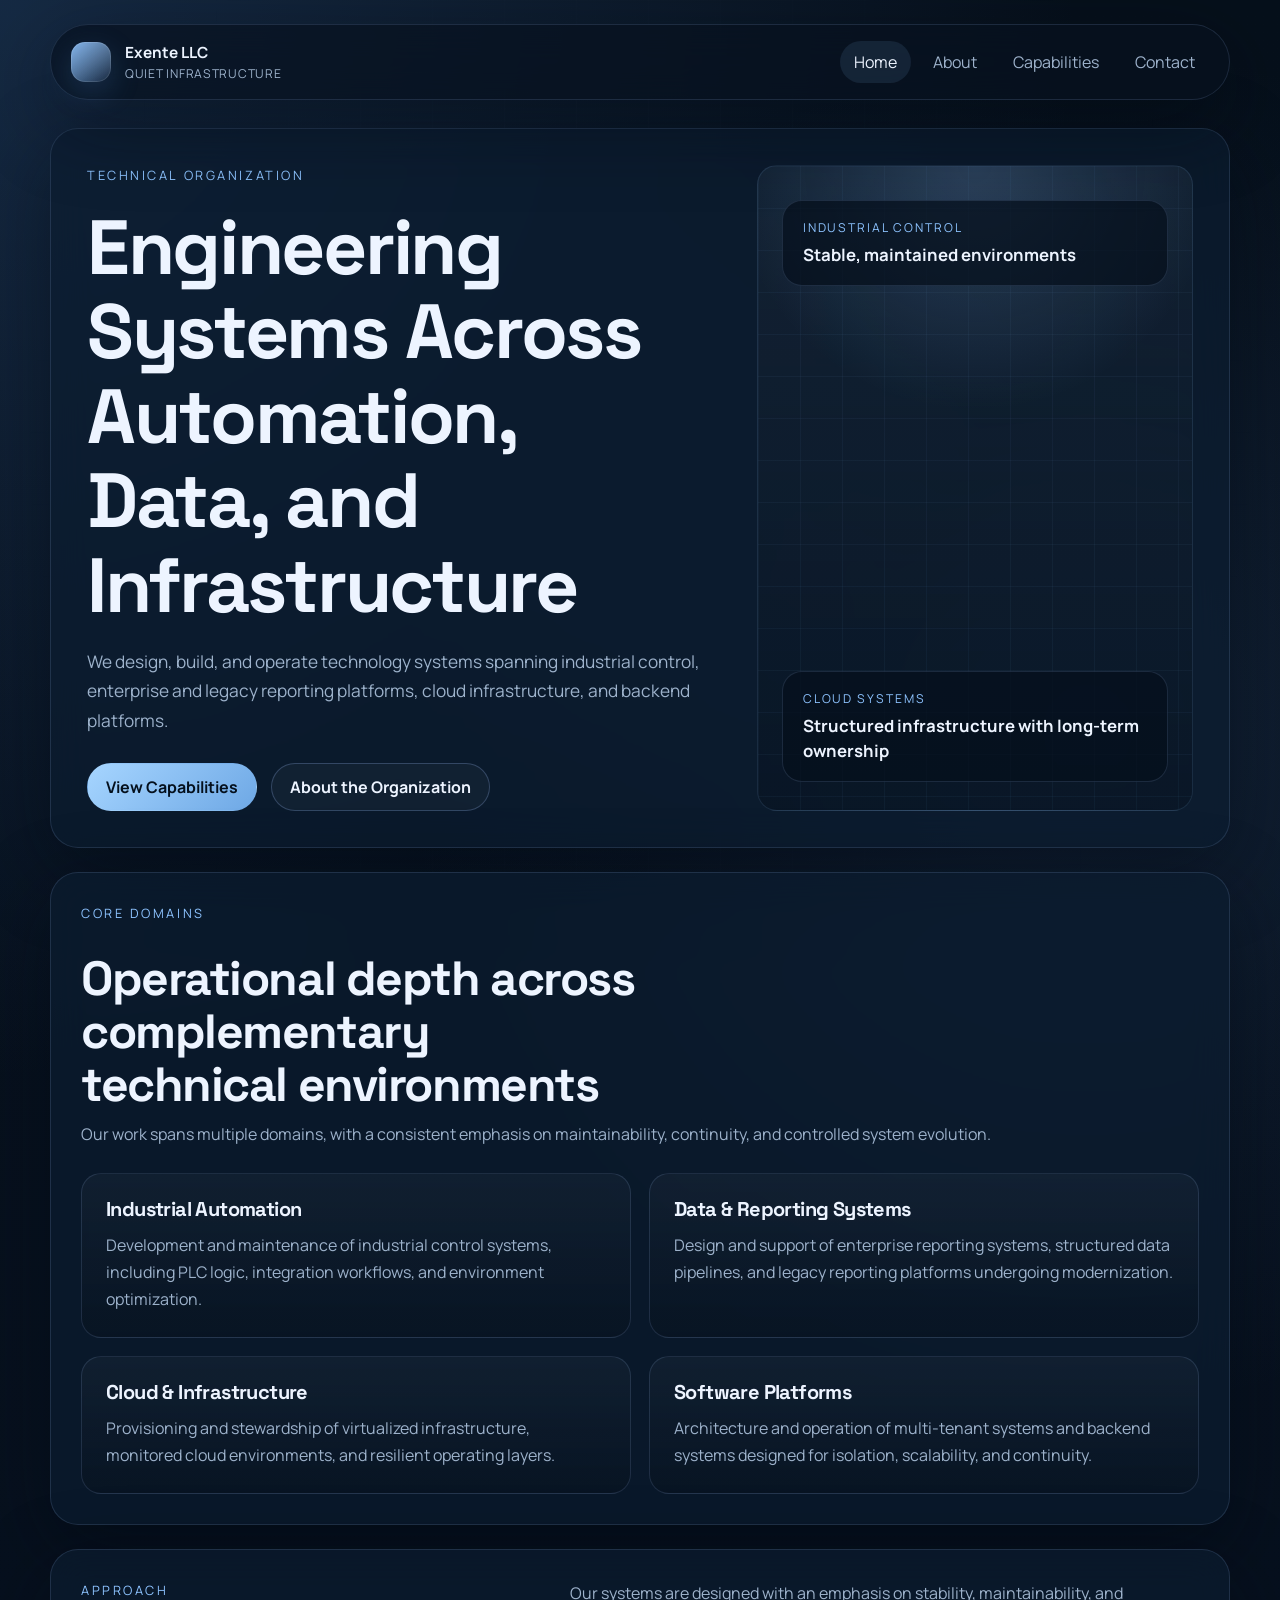
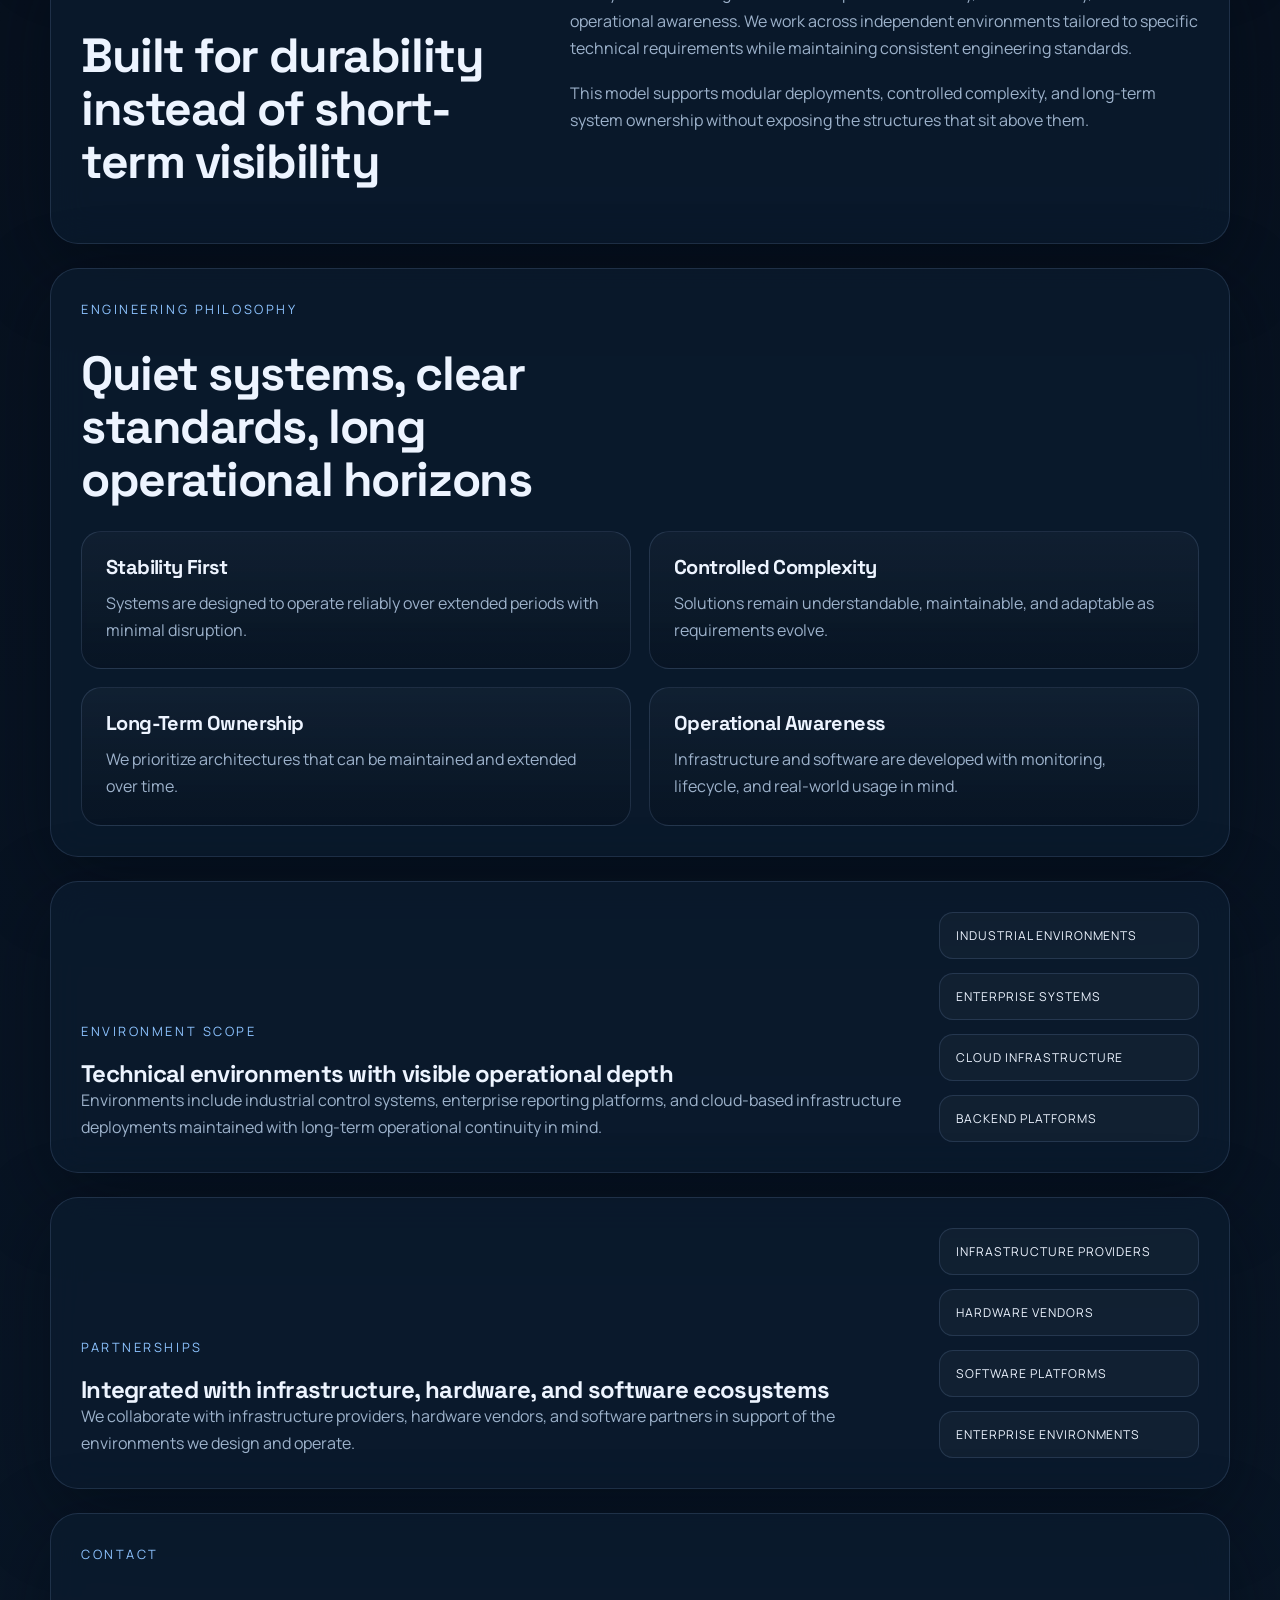
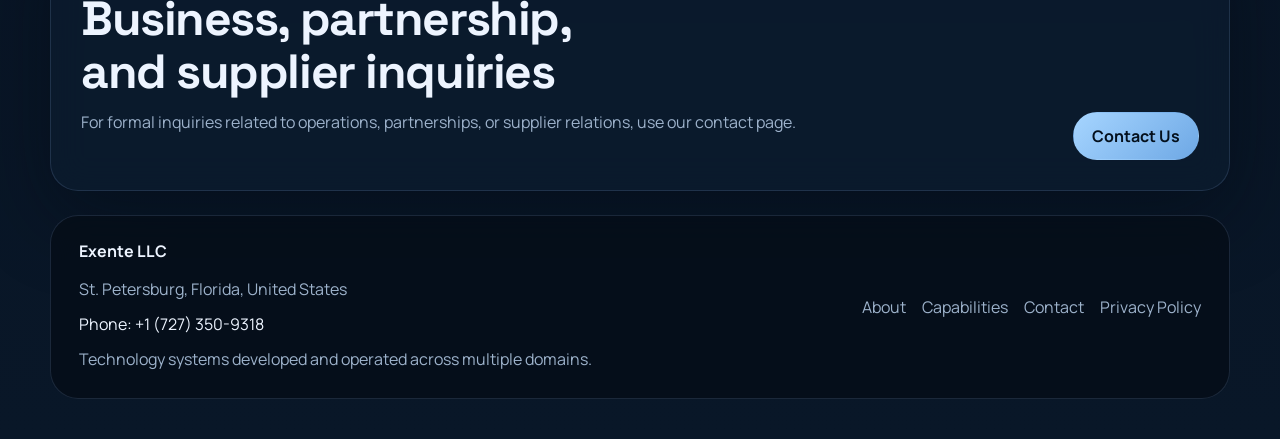
<file: index.html>
<!DOCTYPE html>
<html lang="en">
<head>
  <meta charset="UTF-8">
  <meta name="viewport" content="width=device-width, initial-scale=1.0">
  <title>Exente LLC | Engineering Systems Across Technical Domains</title>
  <meta
    name="description"
    content="A technology-focused organization engineering systems across automation, data, infrastructure, and software platforms."
  >
  <link rel="preconnect" href="https://fonts.googleapis.com">
  <link rel="preconnect" href="https://fonts.gstatic.com" crossorigin>
  <link
    href="https://fonts.googleapis.com/css2?family=Manrope:wght@400;500;600;700;800&family=Space+Grotesk:wght@500;700&display=swap"
    rel="stylesheet"
  >
  <link rel="stylesheet" href="styles.css">
</head>
<body>
  <div class="site-shell">
    <header class="site-header">
      <a class="brand-mark" href="index.html" aria-label="Exente LLC home">
        <span class="brand-mark__glyph"></span>
        <span class="brand-mark__text">
          <strong>Exente LLC</strong>
          <span>Quiet Infrastructure</span>
        </span>
      </a>
      <nav class="site-nav" aria-label="Primary">
        <a class="is-active" href="index.html">Home</a>
        <a href="about.html">About</a>
        <a href="capabilities.html">Capabilities</a>
        <a href="contact.html">Contact</a>
      </nav>
    </header>

    <main>
      <section class="hero">
        <div class="hero__content">
          <p class="eyebrow">Technical organization</p>
          <h1>Engineering Systems Across Automation, Data, and Infrastructure</h1>
          <p class="hero__lede">
            We design, build, and operate technology systems spanning industrial control,
            enterprise and legacy reporting platforms, cloud infrastructure, and backend platforms.
          </p>
          <div class="hero__actions">
            <a class="button button--primary" href="capabilities.html">View Capabilities</a>
            <a class="button button--ghost" href="about.html">About the Organization</a>
          </div>
        </div>
        <div class="hero__panel" aria-hidden="true">
          <div class="signal-grid"></div>
          <div class="hero-card hero-card--primary">
            <span>Industrial control</span>
            <strong>Stable, maintained environments</strong>
          </div>
          <div class="hero-card hero-card--secondary">
            <span>Cloud systems</span>
            <strong>Structured infrastructure with long-term ownership</strong>
          </div>
        </div>
      </section>

      <section class="section">
        <div class="section-heading">
          <p class="eyebrow">Core domains</p>
          <h2>Operational depth across complementary technical environments</h2>
          <p>
            Our work spans multiple domains, with a consistent emphasis on maintainability,
            continuity, and controlled system evolution.
          </p>
        </div>
        <div class="domain-grid">
          <article class="domain-card">
            <h3>Industrial Automation</h3>
            <p>
              Development and maintenance of industrial control systems, including PLC logic,
              integration workflows, and environment optimization.
            </p>
          </article>
          <article class="domain-card">
            <h3>Data &amp; Reporting Systems</h3>
            <p>
              Design and support of enterprise reporting systems, structured data pipelines, and
              legacy reporting platforms undergoing modernization.
            </p>
          </article>
          <article class="domain-card">
            <h3>Cloud &amp; Infrastructure</h3>
            <p>
              Provisioning and stewardship of virtualized infrastructure, monitored cloud
              environments, and resilient operating layers.
            </p>
          </article>
          <article class="domain-card">
            <h3>Software Platforms</h3>
            <p>
              Architecture and operation of multi-tenant systems and backend systems designed
              for isolation, scalability, and continuity.
            </p>
          </article>
        </div>
      </section>

      <section class="section section--split">
        <div class="section-heading">
          <p class="eyebrow">Approach</p>
          <h2>Built for durability instead of short-term visibility</h2>
        </div>
        <div class="prose-block">
          <p>
            Our systems are designed with an emphasis on stability, maintainability, and
            operational awareness. We work across independent environments tailored to specific
            technical requirements while maintaining consistent engineering standards.
          </p>
          <p>
            This model supports modular deployments, controlled complexity, and long-term system
            ownership without exposing the structures that sit above them.
          </p>
        </div>
      </section>

      <section class="section">
        <div class="section-heading">
          <p class="eyebrow">Engineering philosophy</p>
          <h2>Quiet systems, clear standards, long operational horizons</h2>
        </div>
        <div class="principles-grid">
          <article class="principle-card">
            <h3>Stability First</h3>
            <p>Systems are designed to operate reliably over extended periods with minimal disruption.</p>
          </article>
          <article class="principle-card">
            <h3>Controlled Complexity</h3>
            <p>Solutions remain understandable, maintainable, and adaptable as requirements evolve.</p>
          </article>
          <article class="principle-card">
            <h3>Long-Term Ownership</h3>
            <p>We prioritize architectures that can be maintained and extended over time.</p>
          </article>
          <article class="principle-card">
            <h3>Operational Awareness</h3>
            <p>Infrastructure and software are developed with monitoring, lifecycle, and real-world usage in mind.</p>
          </article>
        </div>
      </section>

      <section class="section section--band">
        <div class="band-copy">
          <p class="eyebrow">Environment scope</p>
          <h2>Technical environments with visible operational depth</h2>
          <p>
            Environments include industrial control systems, enterprise reporting platforms, and
            cloud-based infrastructure deployments maintained with long-term operational continuity in mind.
          </p>
        </div>
        <div class="partner-list" aria-label="Environment scope">
          <span>Industrial environments</span>
          <span>Enterprise systems</span>
          <span>Cloud infrastructure</span>
          <span>Backend platforms</span>
        </div>
      </section>

      <section class="section section--band">
        <div class="band-copy">
          <p class="eyebrow">Partnerships</p>
          <h2>Integrated with infrastructure, hardware, and software ecosystems</h2>
          <p>
            We collaborate with infrastructure providers, hardware vendors, and software partners
            in support of the environments we design and operate.
          </p>
        </div>
        <div class="partner-list" aria-label="Partnership areas">
          <span>Infrastructure providers</span>
          <span>Hardware vendors</span>
          <span>Software platforms</span>
          <span>Enterprise environments</span>
        </div>
      </section>

      <section class="section section--contact">
        <div class="section-heading">
          <p class="eyebrow">Contact</p>
          <h2>Business, partnership, and supplier inquiries</h2>
          <p>
            For formal inquiries related to operations, partnerships, or supplier relations, use
            our contact page.
          </p>
        </div>
        <a class="button button--primary" href="contact.html">Contact Us</a>
      </section>
    </main>

    <footer class="site-footer">
      <div class="footer-meta">
        <strong>Exente LLC</strong>
        <p>St. Petersburg, Florida, United States</p>
        <p><a href="tel:+17273509318">Phone: +1 (727) 350-9318</a></p>
        <p>Technology systems developed and operated across multiple domains.</p>
      </div>
      <div class="footer-links">
        <a href="about.html">About</a>
        <a href="capabilities.html">Capabilities</a>
        <a href="contact.html">Contact</a>
        <a href="privacy.html">Privacy Policy</a>
      </div>
    </footer>
  </div>
</body>
</html>
</file>
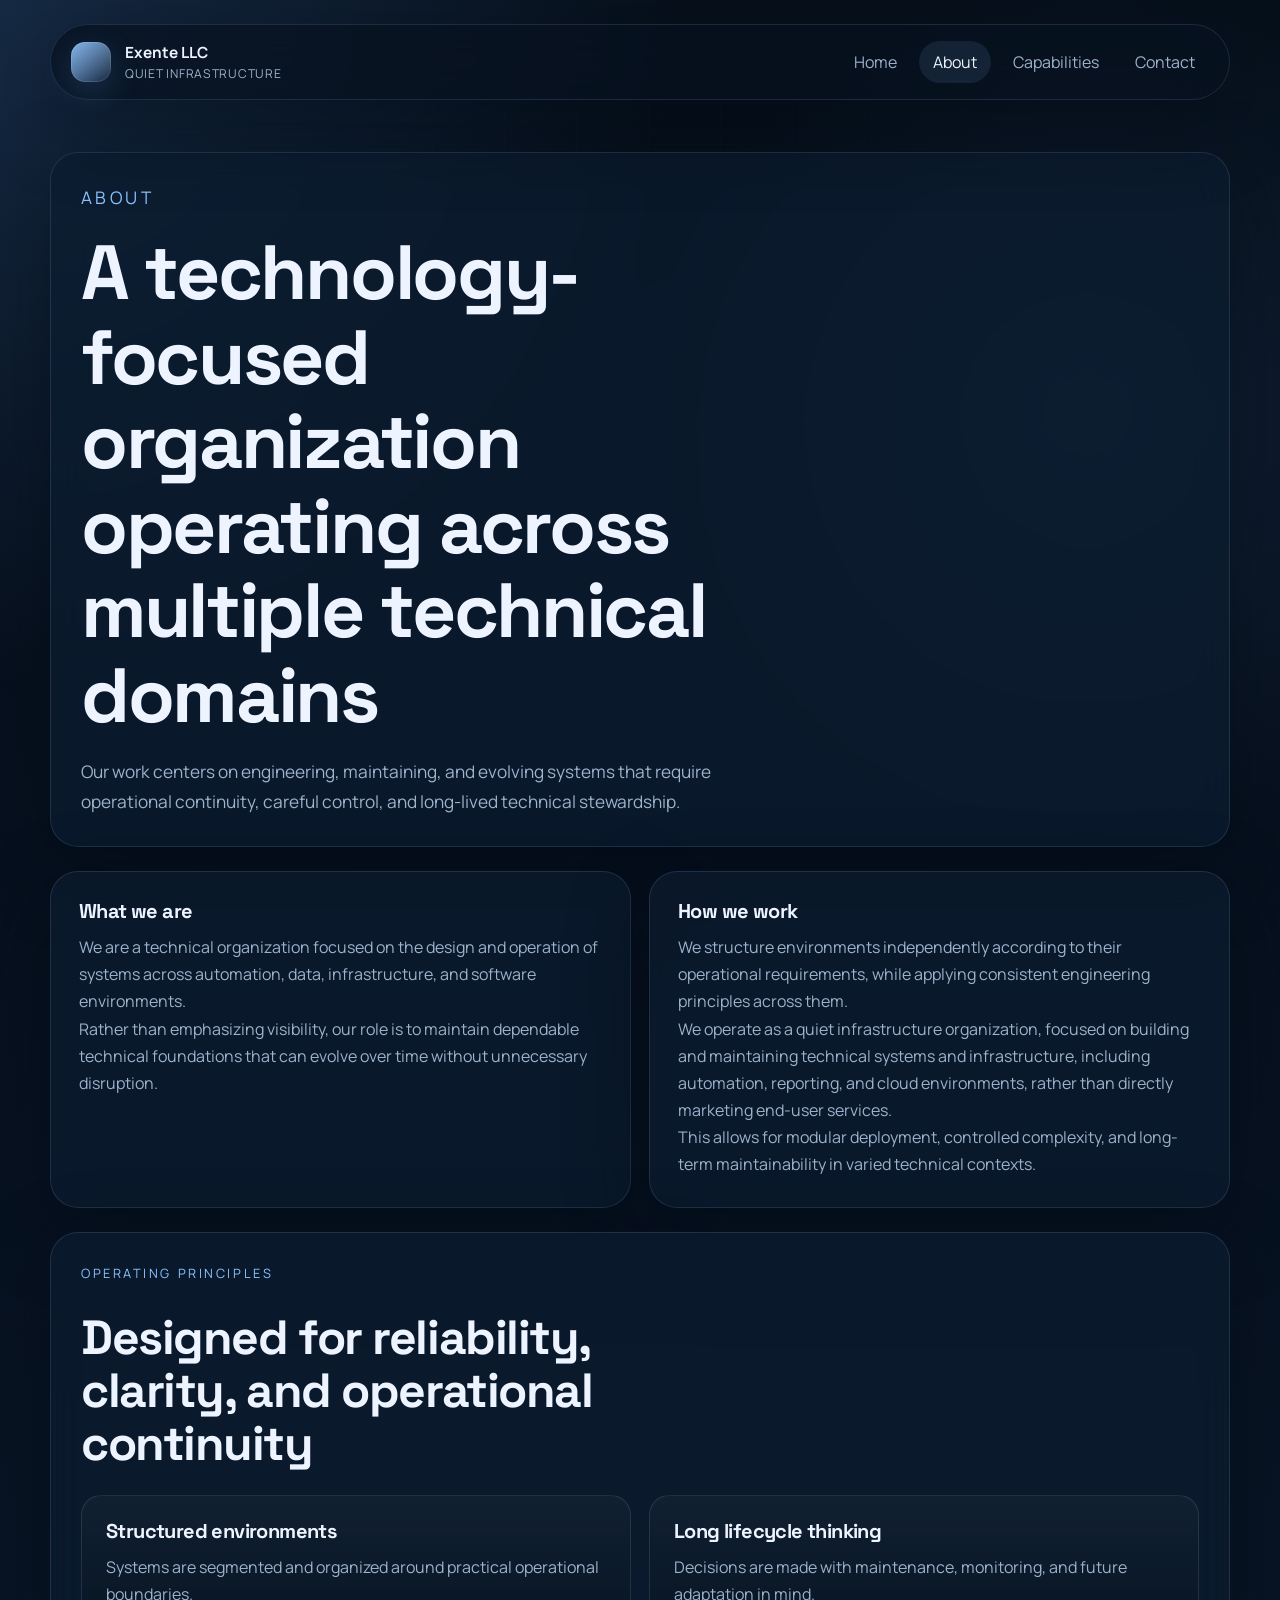
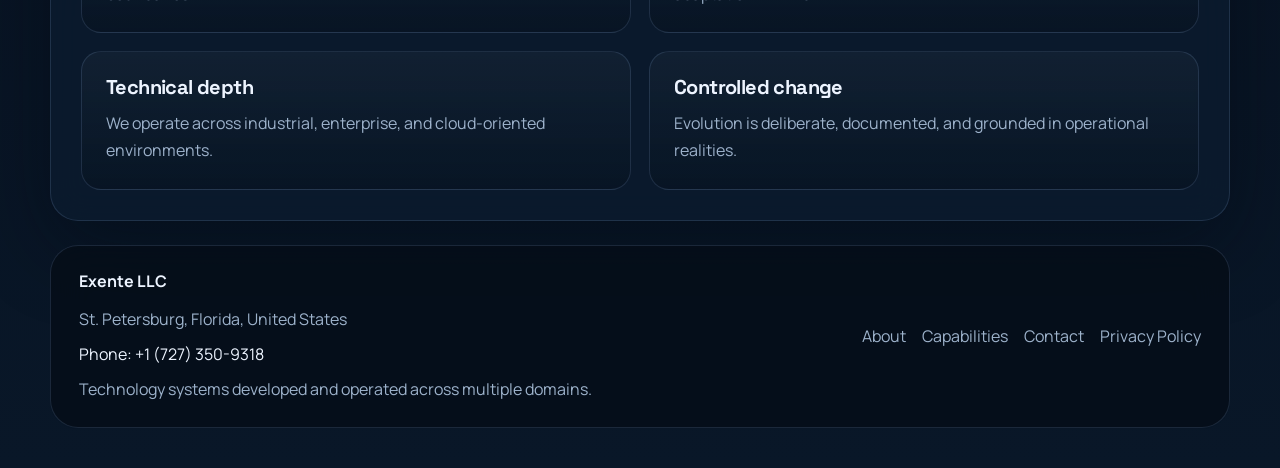
<file: about.html>
<!DOCTYPE html>
<html lang="en">
<head>
  <meta charset="UTF-8">
  <meta name="viewport" content="width=device-width, initial-scale=1.0">
  <title>About | Exente LLC</title>
  <meta
    name="description"
    content="Learn about the organization behind long-term technical systems across automation, data, cloud, and software."
  >
  <link rel="preconnect" href="https://fonts.googleapis.com">
  <link rel="preconnect" href="https://fonts.gstatic.com" crossorigin>
  <link
    href="https://fonts.googleapis.com/css2?family=Manrope:wght@400;500;600;700;800&family=Space+Grotesk:wght@500;700&display=swap"
    rel="stylesheet"
  >
  <link rel="stylesheet" href="styles.css">
</head>
<body>
  <div class="site-shell">
    <header class="site-header">
      <a class="brand-mark" href="index.html" aria-label="Exente LLC home">
        <span class="brand-mark__glyph"></span>
        <span class="brand-mark__text">
          <strong>Exente LLC</strong>
          <span>Quiet Infrastructure</span>
        </span>
      </a>
      <nav class="site-nav" aria-label="Primary">
        <a href="index.html">Home</a>
        <a class="is-active" href="about.html">About</a>
        <a href="capabilities.html">Capabilities</a>
        <a href="contact.html">Contact</a>
      </nav>
    </header>

    <main class="page-main">
      <section class="page-hero">
        <p class="eyebrow">About</p>
        <h1>A technology-focused organization operating across multiple technical domains</h1>
        <p>
          Our work centers on engineering, maintaining, and evolving systems that require
          operational continuity, careful control, and long-lived technical stewardship.
        </p>
      </section>

      <section class="content-grid">
        <article class="content-card">
          <h2>What we are</h2>
          <p>
            We are a technical organization focused on the design and operation of systems across
            automation, data, infrastructure, and software environments.
          </p>
          <p>
            Rather than emphasizing visibility, our role is to maintain dependable technical
            foundations that can evolve over time without unnecessary disruption.
          </p>
        </article>
        <article class="content-card">
          <h2>How we work</h2>
          <p>
            We structure environments independently according to their operational requirements,
            while applying consistent engineering principles across them.
          </p>
          <p>
            We operate as a quiet infrastructure organization, focused on building and maintaining
            technical systems and infrastructure, including automation, reporting, and cloud
            environments, rather than directly marketing end-user services.
          </p>
          <p>
            This allows for modular deployment, controlled complexity, and long-term maintainability
            in varied technical contexts.
          </p>
        </article>
      </section>

      <section class="section">
        <div class="section-heading">
          <p class="eyebrow">Operating principles</p>
          <h2>Designed for reliability, clarity, and operational continuity</h2>
        </div>
        <div class="principles-grid">
          <article class="principle-card">
            <h3>Structured environments</h3>
            <p>Systems are segmented and organized around practical operational boundaries.</p>
          </article>
          <article class="principle-card">
            <h3>Long lifecycle thinking</h3>
            <p>Decisions are made with maintenance, monitoring, and future adaptation in mind.</p>
          </article>
          <article class="principle-card">
            <h3>Technical depth</h3>
            <p>We operate across industrial, enterprise, and cloud-oriented environments.</p>
          </article>
          <article class="principle-card">
            <h3>Controlled change</h3>
            <p>Evolution is deliberate, documented, and grounded in operational realities.</p>
          </article>
        </div>
      </section>
    </main>

    <footer class="site-footer">
      <div class="footer-meta">
        <strong>Exente LLC</strong>
        <p>St. Petersburg, Florida, United States</p>
        <p><a href="tel:+17273509318">Phone: +1 (727) 350-9318</a></p>
        <p>Technology systems developed and operated across multiple domains.</p>
      </div>
      <div class="footer-links">
        <a href="about.html">About</a>
        <a href="capabilities.html">Capabilities</a>
        <a href="contact.html">Contact</a>
        <a href="privacy.html">Privacy Policy</a>
      </div>
    </footer>
  </div>
</body>
</html>
</file>
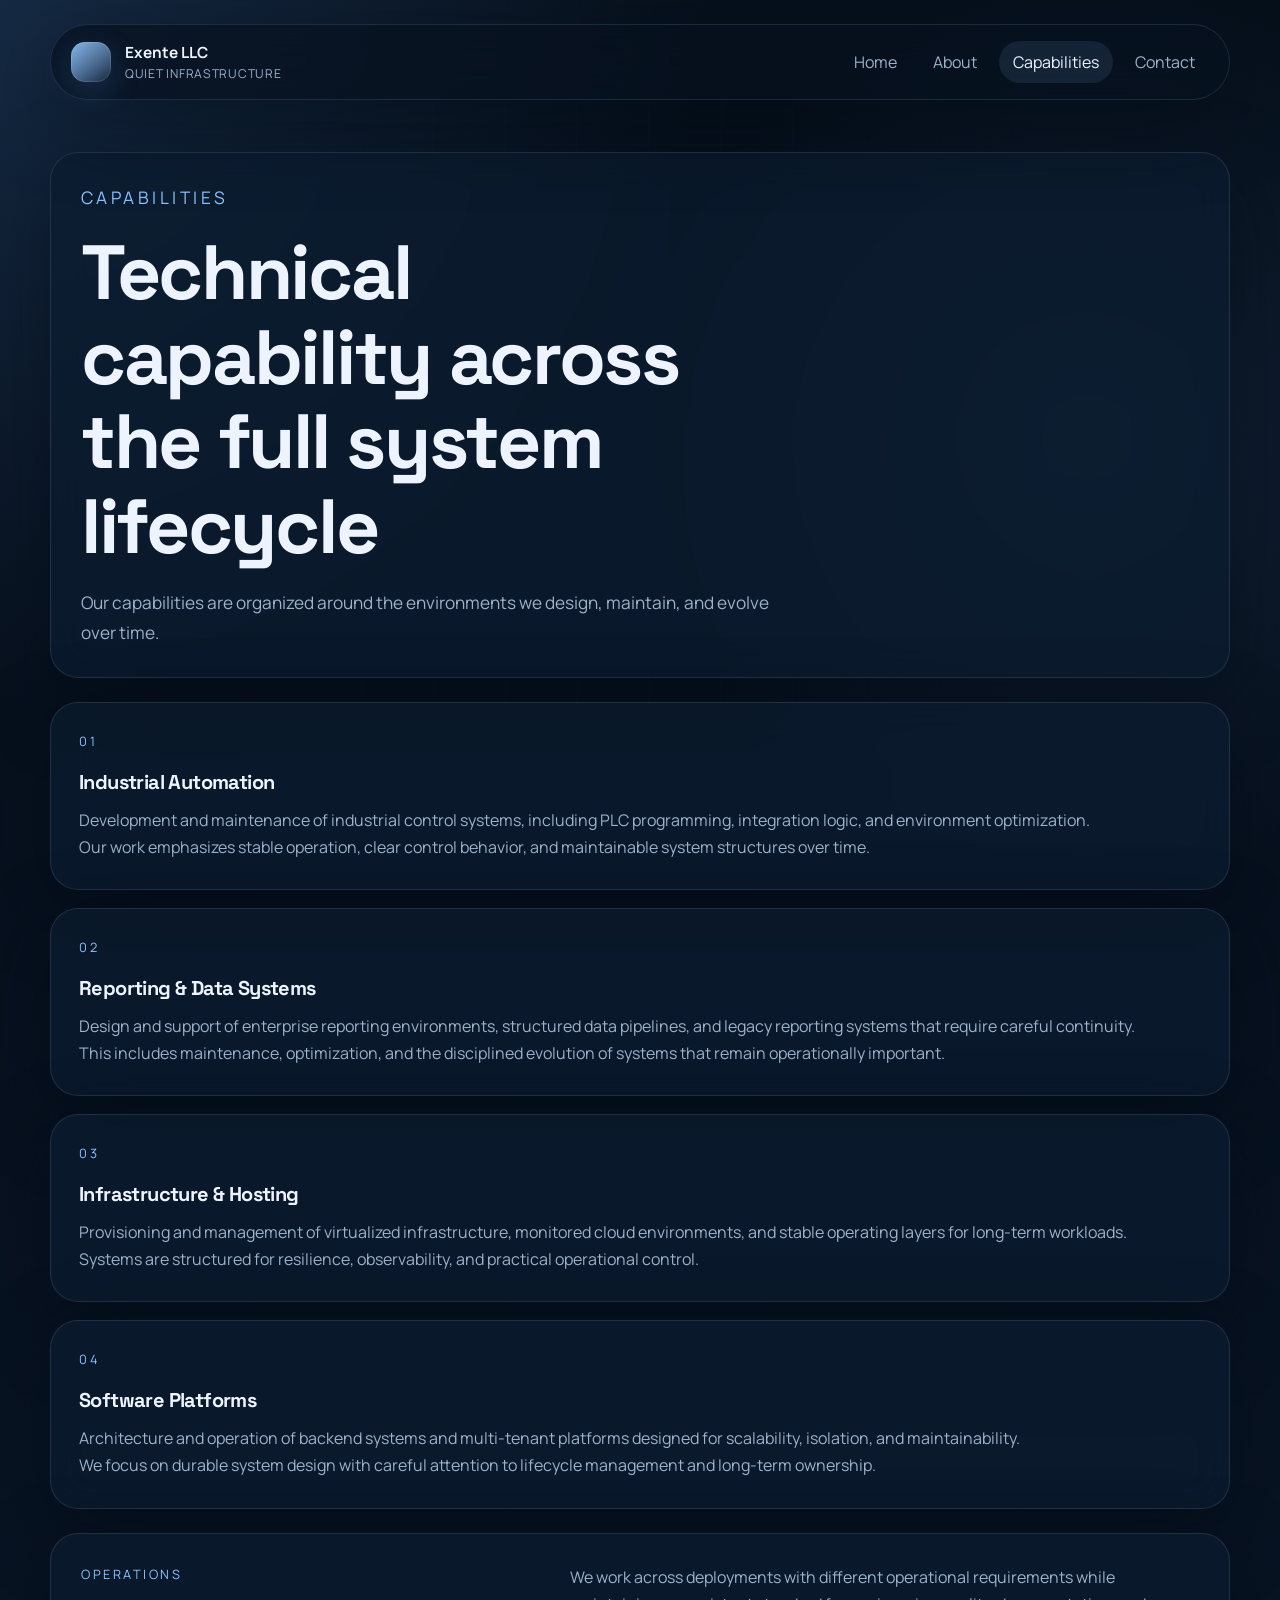
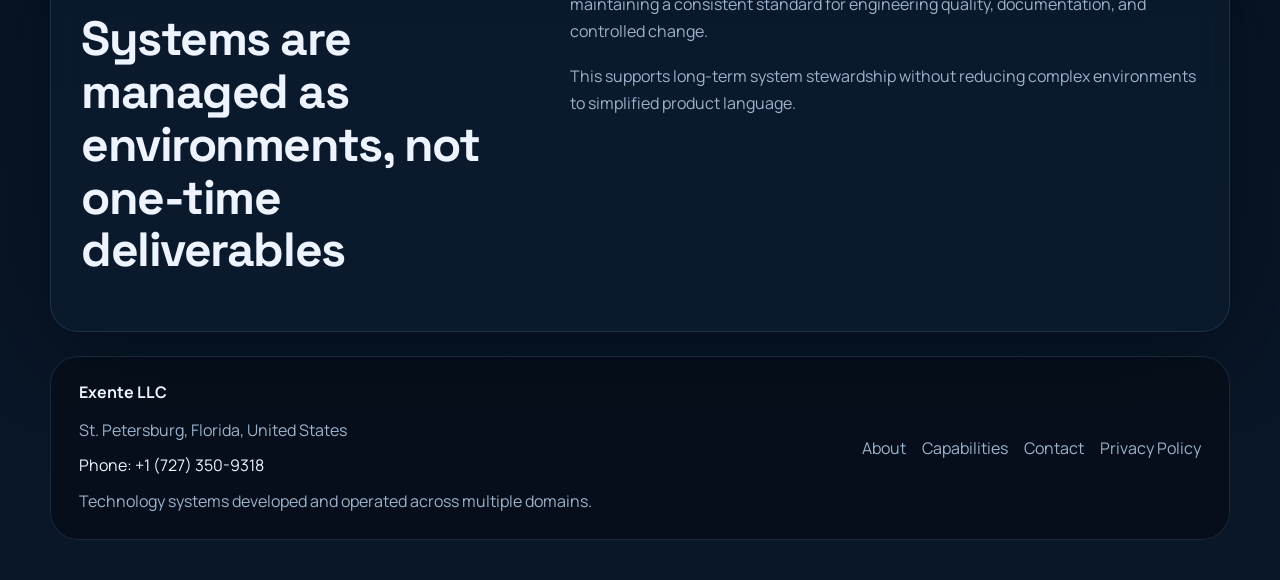
<file: capabilities.html>
<!DOCTYPE html>
<html lang="en">
<head>
  <meta charset="UTF-8">
  <meta name="viewport" content="width=device-width, initial-scale=1.0">
  <title>Capabilities | Exente LLC</title>
  <meta
    name="description"
    content="Capabilities across industrial automation, reporting systems, cloud infrastructure, and software platforms."
  >
  <link rel="preconnect" href="https://fonts.googleapis.com">
  <link rel="preconnect" href="https://fonts.gstatic.com" crossorigin>
  <link
    href="https://fonts.googleapis.com/css2?family=Manrope:wght@400;500;600;700;800&family=Space+Grotesk:wght@500;700&display=swap"
    rel="stylesheet"
  >
  <link rel="stylesheet" href="styles.css">
</head>
<body>
  <div class="site-shell">
    <header class="site-header">
      <a class="brand-mark" href="index.html" aria-label="Exente LLC home">
        <span class="brand-mark__glyph"></span>
        <span class="brand-mark__text">
          <strong>Exente LLC</strong>
          <span>Quiet Infrastructure</span>
        </span>
      </a>
      <nav class="site-nav" aria-label="Primary">
        <a href="index.html">Home</a>
        <a href="about.html">About</a>
        <a class="is-active" href="capabilities.html">Capabilities</a>
        <a href="contact.html">Contact</a>
      </nav>
    </header>

    <main class="page-main">
      <section class="page-hero">
        <p class="eyebrow">Capabilities</p>
        <h1>Technical capability across the full system lifecycle</h1>
        <p>
          Our capabilities are organized around the environments we design, maintain, and evolve
          over time.
        </p>
      </section>

      <section class="stack-list">
        <article class="stack-card">
          <div class="stack-card__header">
            <p class="eyebrow">01</p>
            <h2>Industrial Automation</h2>
          </div>
          <p>
            Development and maintenance of industrial control systems, including PLC programming,
            integration logic, and environment optimization.
          </p>
          <p>
            Our work emphasizes stable operation, clear control behavior, and maintainable system
            structures over time.
          </p>
        </article>

        <article class="stack-card">
          <div class="stack-card__header">
            <p class="eyebrow">02</p>
            <h2>Reporting &amp; Data Systems</h2>
          </div>
          <p>
            Design and support of enterprise reporting environments, structured data pipelines, and
            legacy reporting systems that require careful continuity.
          </p>
          <p>
            This includes maintenance, optimization, and the disciplined evolution of systems that
            remain operationally important.
          </p>
        </article>

        <article class="stack-card">
          <div class="stack-card__header">
            <p class="eyebrow">03</p>
            <h2>Infrastructure &amp; Hosting</h2>
          </div>
          <p>
            Provisioning and management of virtualized infrastructure, monitored cloud environments,
            and stable operating layers for long-term workloads.
          </p>
          <p>
            Systems are structured for resilience, observability, and practical operational control.
          </p>
        </article>

        <article class="stack-card">
          <div class="stack-card__header">
            <p class="eyebrow">04</p>
            <h2>Software Platforms</h2>
          </div>
          <p>
            Architecture and operation of backend systems and multi-tenant platforms designed for
            scalability, isolation, and maintainability.
          </p>
          <p>
            We focus on durable system design with careful attention to lifecycle management and
            long-term ownership.
          </p>
        </article>
      </section>

      <section class="section section--split">
        <div class="section-heading">
          <p class="eyebrow">Operations</p>
          <h2>Systems are managed as environments, not one-time deliverables</h2>
        </div>
        <div class="prose-block">
          <p>
            We work across deployments with different operational requirements while maintaining a
            consistent standard for engineering quality, documentation, and controlled change.
          </p>
          <p>
            This supports long-term system stewardship without reducing complex environments to
            simplified product language.
          </p>
        </div>
      </section>
    </main>

    <footer class="site-footer">
      <div class="footer-meta">
        <strong>Exente LLC</strong>
        <p>St. Petersburg, Florida, United States</p>
        <p><a href="tel:+17273509318">Phone: +1 (727) 350-9318</a></p>
        <p>Technology systems developed and operated across multiple domains.</p>
      </div>
      <div class="footer-links">
        <a href="about.html">About</a>
        <a href="capabilities.html">Capabilities</a>
        <a href="contact.html">Contact</a>
        <a href="privacy.html">Privacy Policy</a>
      </div>
    </footer>
  </div>
</body>
</html>
</file>
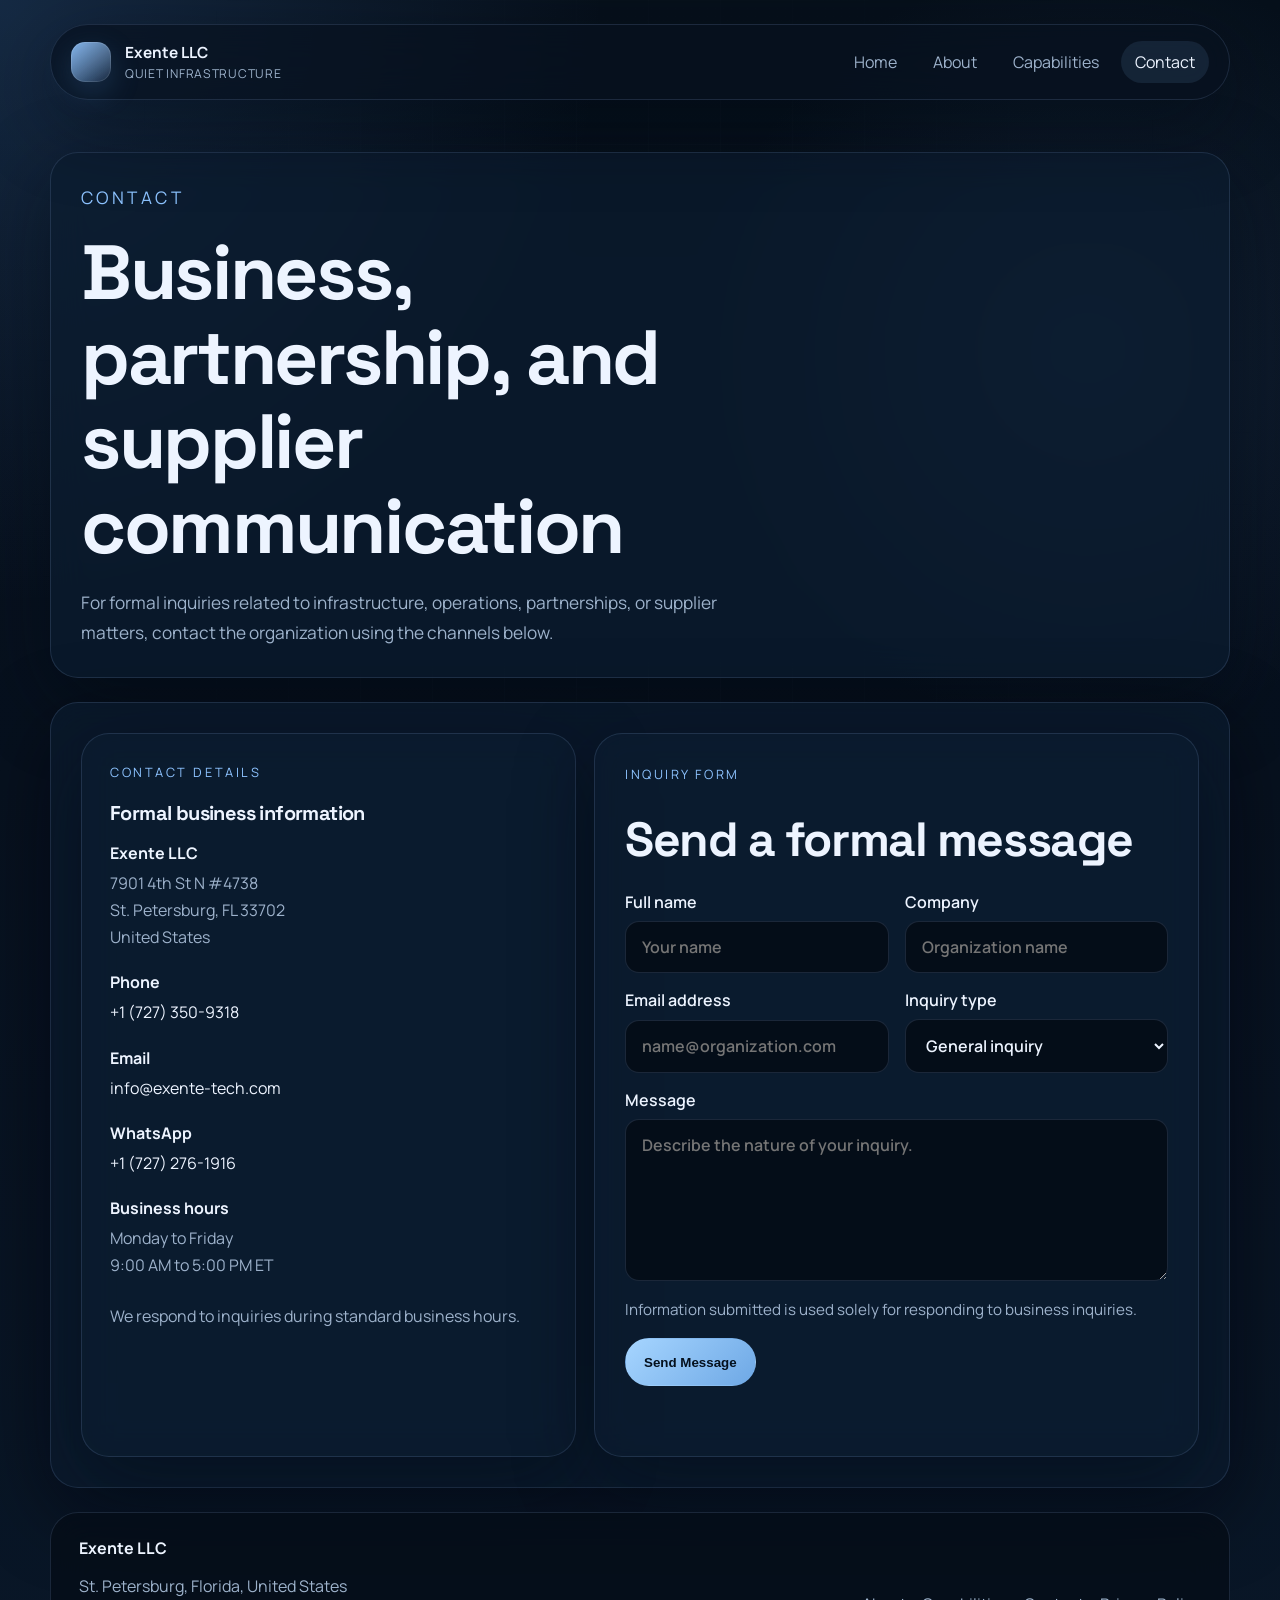
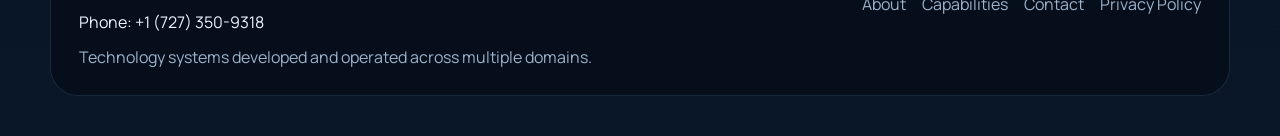
<file: contact.html>
<!DOCTYPE html>
<html lang="en">
<head>
  <meta charset="UTF-8">
  <meta name="viewport" content="width=device-width, initial-scale=1.0">
  <title>Contact | Exente LLC</title>
  <meta
    name="description"
    content="Contact Exente LLC for partnership, supplier, and general business inquiries."
  >
  <link rel="preconnect" href="https://fonts.googleapis.com">
  <link rel="preconnect" href="https://fonts.gstatic.com" crossorigin>
  <link
    href="https://fonts.googleapis.com/css2?family=Manrope:wght@400;500;600;700;800&family=Space+Grotesk:wght@500;700&display=swap"
    rel="stylesheet"
  >
  <link rel="stylesheet" href="styles.css">
</head>
<body>
  <div class="site-shell">
    <header class="site-header">
      <a class="brand-mark" href="index.html" aria-label="Exente LLC home">
        <span class="brand-mark__glyph"></span>
        <span class="brand-mark__text">
          <strong>Exente LLC</strong>
          <span>Quiet Infrastructure</span>
        </span>
      </a>
      <nav class="site-nav" aria-label="Primary">
        <a href="index.html">Home</a>
        <a href="about.html">About</a>
        <a href="capabilities.html">Capabilities</a>
        <a class="is-active" href="contact.html">Contact</a>
      </nav>
    </header>

    <main class="page-main">
      <section class="page-hero">
        <p class="eyebrow">Contact</p>
        <h1>Business, partnership, and supplier communication</h1>
        <p>
          For formal inquiries related to infrastructure, operations, partnerships, or supplier
          matters, contact the organization using the channels below.
        </p>
      </section>

      <section class="section section--contact-layout">
        <article class="content-card contact-details">
          <p class="eyebrow">Contact details</p>
          <h2>Formal business information</h2>
          <div class="detail-stack">
            <div>
              <strong>Exente LLC</strong>
              <p>7901 4th St N #4738</p>
              <p>St. Petersburg, FL 33702</p>
              <p>United States</p>
            </div>
            <div>
              <strong>Phone</strong>
              <p><a href="tel:+17273509318">+1 (727) 350-9318</a></p>
            </div>
            <div>
              <strong>Email</strong>
              <p><a href="mailto:info@exente-tech.com">info@exente-tech.com</a></p>
            </div>
            <div>
              <strong>WhatsApp</strong>
              <p><a href="https://wa.me/17272761916">+1 (727) 276-1916</a></p>
            </div>
            <div>
              <strong>Business hours</strong>
              <p>Monday to Friday</p>
              <p>9:00 AM to 5:00 PM ET</p>
            </div>
          </div>
          <p class="contact-note">We respond to inquiries during standard business hours.</p>
        </article>

        <div class="section section--contact-form">
          <div class="section-heading">
            <p class="eyebrow">Inquiry form</p>
            <h2>Send a formal message</h2>
          </div>
          <form class="contact-form" id="contact-form">
            <label>
              Full name
              <input type="text" name="name" placeholder="Your name" required>
            </label>
            <label>
              Company
              <input type="text" name="company" placeholder="Organization name">
            </label>
            <label>
              Email address
              <input type="email" name="email" placeholder="name@organization.com" required>
            </label>
            <label>
              Inquiry type
              <select name="inquiryType">
                <option>General inquiry</option>
                <option>Partnership</option>
                <option>Supplier / Vendor</option>
                <option>Other</option>
              </select>
            </label>
            <label class="contact-form__full">
              Message
              <textarea name="message" rows="6" placeholder="Describe the nature of your inquiry." required></textarea>
            </label>
            <p class="contact-form__privacy contact-form__full">
              Information submitted is used solely for responding to business inquiries.
            </p>
            <div class="contact-form__full">
              <button class="button button--primary" id="contact-submit" type="submit">Send Message</button>
            </div>
            <p class="form-status contact-form__full" id="form-status" aria-live="polite"></p>
          </form>
        </div>
      </section>
    </main>

    <footer class="site-footer">
      <div class="footer-meta">
        <strong>Exente LLC</strong>
        <p>St. Petersburg, Florida, United States</p>
        <p><a href="tel:+17273509318">Phone: +1 (727) 350-9318</a></p>
        <p>Technology systems developed and operated across multiple domains.</p>
      </div>
      <div class="footer-links">
        <a href="about.html">About</a>
        <a href="capabilities.html">Capabilities</a>
        <a href="contact.html">Contact</a>
        <a href="privacy.html">Privacy Policy</a>
      </div>
    </footer>
  </div>
  <script src="script.js"></script>
</body>
</html>
</file>
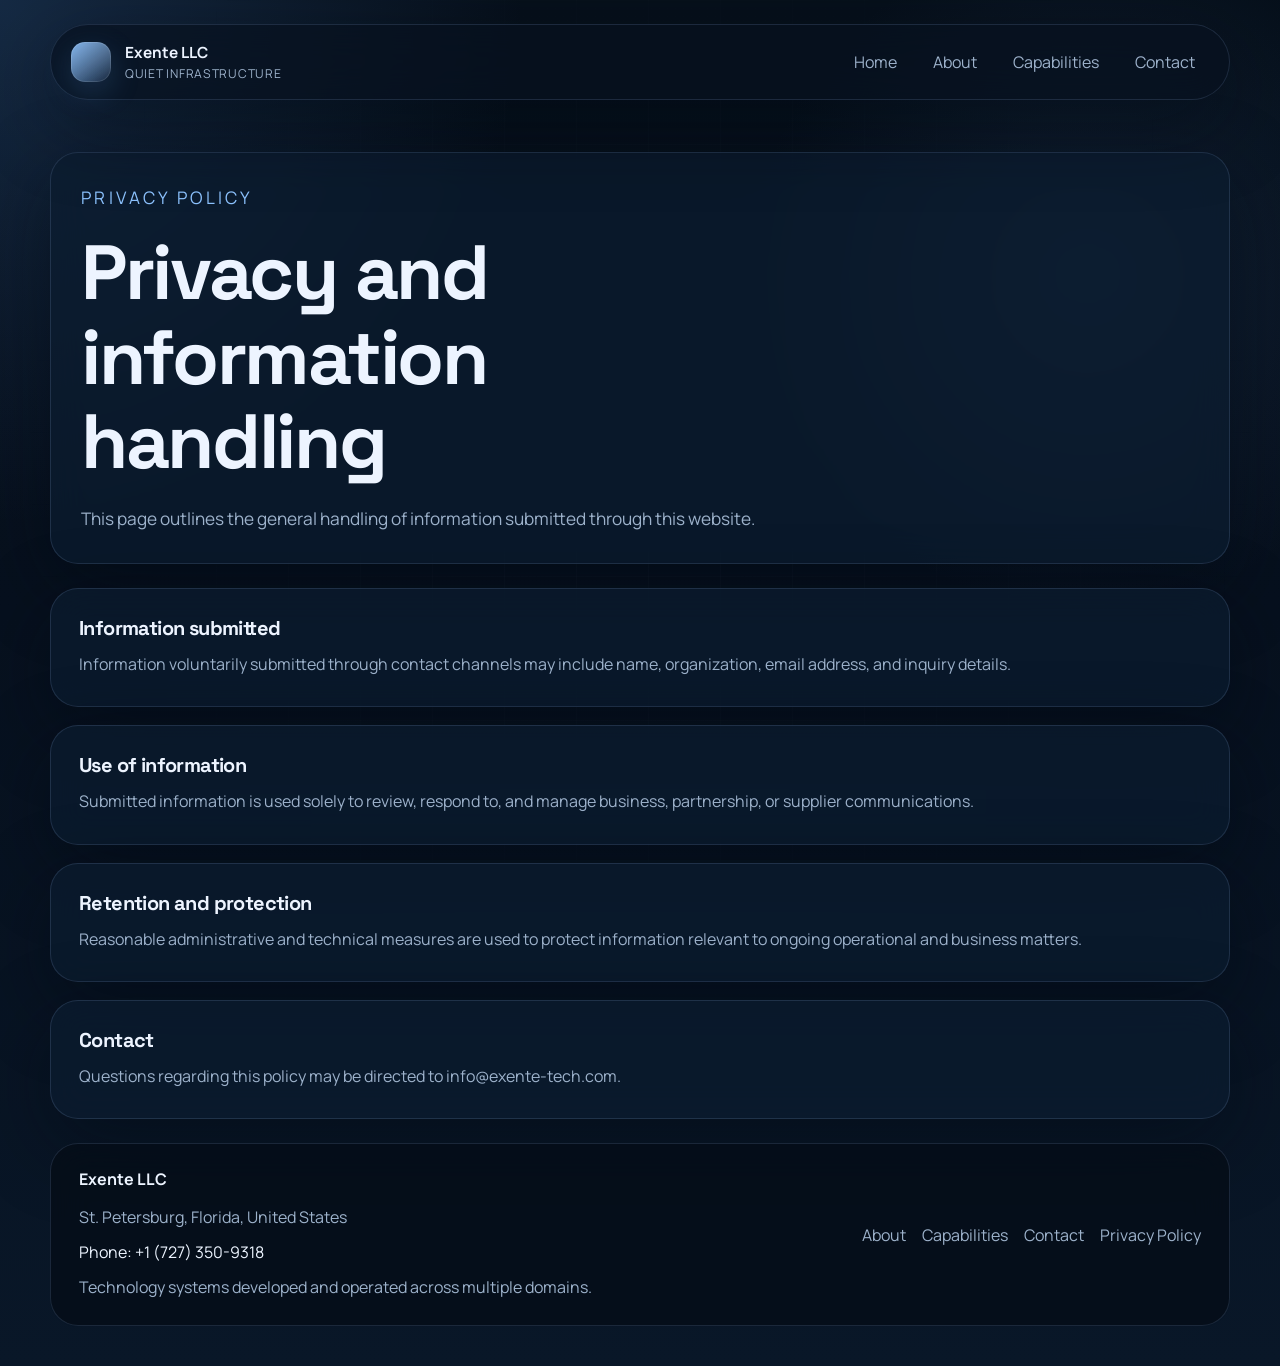
<file: privacy.html>
<!DOCTYPE html>
<html lang="en">
<head>
  <meta charset="UTF-8">
  <meta name="viewport" content="width=device-width, initial-scale=1.0">
  <title>Privacy Policy | Exente LLC</title>
  <meta
    name="description"
    content="Privacy policy for Exente LLC."
  >
  <link rel="preconnect" href="https://fonts.googleapis.com">
  <link rel="preconnect" href="https://fonts.gstatic.com" crossorigin>
  <link
    href="https://fonts.googleapis.com/css2?family=Manrope:wght@400;500;600;700;800&family=Space+Grotesk:wght@500;700&display=swap"
    rel="stylesheet"
  >
  <link rel="stylesheet" href="styles.css">
</head>
<body>
  <div class="site-shell">
    <header class="site-header">
      <a class="brand-mark" href="index.html" aria-label="Exente LLC home">
        <span class="brand-mark__glyph"></span>
        <span class="brand-mark__text">
          <strong>Exente LLC</strong>
          <span>Quiet Infrastructure</span>
        </span>
      </a>
      <nav class="site-nav" aria-label="Primary">
        <a href="index.html">Home</a>
        <a href="about.html">About</a>
        <a href="capabilities.html">Capabilities</a>
        <a href="contact.html">Contact</a>
      </nav>
    </header>

    <main class="page-main">
      <section class="page-hero">
        <p class="eyebrow">Privacy Policy</p>
        <h1>Privacy and information handling</h1>
        <p>
          This page outlines the general handling of information submitted through this website.
        </p>
      </section>

      <section class="stack-list">
        <article class="stack-card">
          <h2>Information submitted</h2>
          <p>
            Information voluntarily submitted through contact channels may include name,
            organization, email address, and inquiry details.
          </p>
        </article>
        <article class="stack-card">
          <h2>Use of information</h2>
          <p>
            Submitted information is used solely to review, respond to, and manage business,
            partnership, or supplier communications.
          </p>
        </article>
        <article class="stack-card">
          <h2>Retention and protection</h2>
          <p>
            Reasonable administrative and technical measures are used to protect information
            relevant to ongoing operational and business matters.
          </p>
        </article>
        <article class="stack-card">
          <h2>Contact</h2>
          <p>
            Questions regarding this policy may be directed to
            <a href="mailto:info@exente-tech.com">info@exente-tech.com</a>.
          </p>
        </article>
      </section>
    </main>

    <footer class="site-footer">
      <div class="footer-meta">
        <strong>Exente LLC</strong>
        <p>St. Petersburg, Florida, United States</p>
        <p><a href="tel:+17273509318">Phone: +1 (727) 350-9318</a></p>
        <p>Technology systems developed and operated across multiple domains.</p>
      </div>
      <div class="footer-links">
        <a href="about.html">About</a>
        <a href="capabilities.html">Capabilities</a>
        <a href="contact.html">Contact</a>
        <a href="privacy.html">Privacy Policy</a>
      </div>
    </footer>
  </div>
</body>
</html>
</file>
<file: styles.css>
:root {
  --bg: #07111f;
  --panel: rgba(12, 28, 48, 0.72);
  --line: rgba(160, 196, 255, 0.14);
  --line-strong: rgba(160, 196, 255, 0.24);
  --text: #edf4ff;
  --muted: #9db2cb;
  --accent: #8dc3ff;
  --shadow: 0 24px 80px rgba(1, 8, 18, 0.45);
  --radius-lg: 28px;
  --radius-md: 20px;
  --radius-sm: 14px;
  --max-width: 1180px;
}

* {
  box-sizing: border-box;
}

html {
  scroll-behavior: smooth;
}

body {
  margin: 0;
  min-height: 100vh;
  font-family: "Manrope", sans-serif;
  color: var(--text);
  background:
    radial-gradient(circle at top left, rgba(67, 120, 189, 0.25), transparent 28%),
    radial-gradient(circle at 85% 20%, rgba(58, 93, 140, 0.22), transparent 22%),
    linear-gradient(180deg, #06101b 0%, #07111f 45%, #091728 100%);
}

body::before {
  content: "";
  position: fixed;
  inset: 0;
  background-image:
    linear-gradient(rgba(157, 178, 203, 0.04) 1px, transparent 1px),
    linear-gradient(90deg, rgba(157, 178, 203, 0.04) 1px, transparent 1px);
  background-size: 72px 72px;
  mask-image: radial-gradient(circle at center, black, transparent 82%);
  pointer-events: none;
}

a {
  color: inherit;
  text-decoration: none;
}

p {
  margin: 0;
  color: var(--muted);
  line-height: 1.7;
}

h1,
h2,
h3,
strong {
  color: var(--text);
}

h1,
h2,
h3 {
  margin: 0;
  font-family: "Space Grotesk", sans-serif;
  line-height: 1.1;
  letter-spacing: -0.03em;
}

.site-shell {
  width: min(calc(100% - 32px), var(--max-width));
  margin: 0 auto;
  padding: 24px 0 40px;
}

.site-header,
.site-footer,
.hero,
.section,
.page-hero,
.content-card,
.stack-card {
  backdrop-filter: blur(18px);
}

.site-header {
  position: sticky;
  top: 12px;
  z-index: 10;
  display: flex;
  align-items: center;
  justify-content: space-between;
  gap: 24px;
  padding: 16px 20px;
  margin-bottom: 28px;
  background: rgba(7, 17, 31, 0.72);
  border: 1px solid var(--line);
  border-radius: 999px;
  box-shadow: var(--shadow);
}

.brand-mark {
  display: inline-flex;
  align-items: center;
  gap: 14px;
}

.brand-mark__glyph {
  width: 40px;
  height: 40px;
  border-radius: 14px;
  background:
    linear-gradient(135deg, rgba(141, 195, 255, 0.9), rgba(62, 100, 151, 0.2)),
    linear-gradient(180deg, rgba(255, 255, 255, 0.16), transparent);
  box-shadow: inset 0 0 0 1px rgba(255, 255, 255, 0.12), 0 10px 30px rgba(83, 144, 220, 0.22);
}

.brand-mark__text {
  display: flex;
  flex-direction: column;
  gap: 2px;
}

.brand-mark__text strong {
  font-size: 0.96rem;
}

.brand-mark__text span {
  font-size: 0.76rem;
  color: var(--muted);
  letter-spacing: 0.06em;
  text-transform: uppercase;
}

.site-nav {
  display: flex;
  align-items: center;
  gap: 8px;
  flex-wrap: wrap;
}

.site-nav a {
  padding: 10px 14px;
  border-radius: 999px;
  color: var(--muted);
  transition: 180ms ease;
}

.site-nav a:hover,
.site-nav a.is-active {
  color: var(--text);
  background: rgba(141, 195, 255, 0.1);
}

.hero,
.section,
.page-hero,
.content-card,
.stack-card {
  background: var(--panel);
  border: 1px solid var(--line);
  box-shadow: var(--shadow);
}

.hero {
  position: relative;
  display: grid;
  grid-template-columns: 1.25fr 0.85fr;
  gap: 28px;
  padding: 36px;
  border-radius: var(--radius-lg);
  overflow: hidden;
}

.hero__content {
  position: relative;
  z-index: 1;
}

.eyebrow {
  margin-bottom: 18px;
  font-size: 0.8rem;
  letter-spacing: 0.2em;
  text-transform: uppercase;
  color: var(--accent);
}

.hero h1,
.page-hero h1 {
  max-width: 12ch;
  font-size: clamp(2.8rem, 6vw, 5.4rem);
  margin-bottom: 20px;
}

.hero__lede,
.page-hero p {
  max-width: 64ch;
  font-size: 1.08rem;
}

.hero__actions {
  display: flex;
  flex-wrap: wrap;
  gap: 14px;
  margin-top: 28px;
}

.button {
  display: inline-flex;
  align-items: center;
  justify-content: center;
  min-height: 48px;
  padding: 0 18px;
  border-radius: 999px;
  border: 1px solid transparent;
  font-weight: 700;
  transition: 180ms ease;
}

.button--primary {
  background: linear-gradient(135deg, #a6d5ff, #6ea8e5);
  color: #04101d;
}

.button--primary:hover {
  transform: translateY(-1px);
  box-shadow: 0 12px 30px rgba(141, 195, 255, 0.28);
}

.button--ghost {
  border-color: var(--line-strong);
  color: var(--text);
  background: rgba(255, 255, 255, 0.03);
}

.button--ghost:hover {
  background: rgba(255, 255, 255, 0.06);
}

.hero__panel {
  position: relative;
  min-height: 420px;
  border-radius: calc(var(--radius-lg) - 8px);
  background:
    radial-gradient(circle at top, rgba(141, 195, 255, 0.2), transparent 36%),
    linear-gradient(180deg, rgba(255, 255, 255, 0.03), rgba(5, 14, 24, 0.34));
  border: 1px solid rgba(141, 195, 255, 0.12);
  overflow: hidden;
}

.signal-grid {
  position: absolute;
  inset: 0;
  background-image:
    linear-gradient(rgba(141, 195, 255, 0.08) 1px, transparent 1px),
    linear-gradient(90deg, rgba(141, 195, 255, 0.08) 1px, transparent 1px);
  background-size: 42px 42px;
  opacity: 0.6;
}

.hero-card {
  position: absolute;
  left: 24px;
  right: 24px;
  padding: 18px 20px;
  border-radius: var(--radius-md);
  border: 1px solid var(--line);
  background: rgba(6, 16, 28, 0.72);
}

.hero-card span,
.partner-list span {
  display: block;
  margin-bottom: 6px;
  font-size: 0.76rem;
  letter-spacing: 0.16em;
  text-transform: uppercase;
  color: var(--accent);
}

.hero-card strong {
  font-size: 1.05rem;
  line-height: 1.5;
}

.hero-card--primary {
  top: 34px;
}

.hero-card--secondary {
  bottom: 28px;
}

.section,
.page-hero {
  margin-top: 24px;
  padding: 30px;
  border-radius: var(--radius-lg);
}

.section-heading {
  display: grid;
  gap: 10px;
  margin-bottom: 24px;
}

.section-heading h2 {
  max-width: 18ch;
  font-size: clamp(1.9rem, 4vw, 3rem);
}

.domain-grid,
.principles-grid,
.content-grid {
  display: grid;
  gap: 18px;
}

.domain-grid,
.principles-grid {
  grid-template-columns: repeat(2, minmax(0, 1fr));
}

.domain-card,
.principle-card {
  padding: 24px;
  border-radius: var(--radius-md);
  background: linear-gradient(180deg, rgba(255, 255, 255, 0.03), rgba(5, 14, 24, 0.36));
  border: 1px solid var(--line);
}

.domain-card h3,
.principle-card h3,
.content-card h2,
.stack-card h2 {
  margin-bottom: 12px;
  font-size: 1.25rem;
}

.section--split {
  display: grid;
  grid-template-columns: 0.85fr 1.15fr;
  gap: 24px;
  align-items: start;
}

.prose-block {
  display: grid;
  gap: 18px;
}

.section--band {
  display: grid;
  grid-template-columns: 1fr auto;
  gap: 24px;
  align-items: end;
}

.partner-list {
  display: grid;
  gap: 14px;
  min-width: 260px;
}

.partner-list span {
  margin: 0;
  padding: 14px 16px;
  border-radius: var(--radius-sm);
  border: 1px solid var(--line);
  background: rgba(255, 255, 255, 0.03);
  color: var(--text);
  letter-spacing: 0.08em;
}

.section--contact {
  display: flex;
  align-items: end;
  justify-content: space-between;
  gap: 20px;
}

.page-main {
  display: grid;
}

.page-hero h1 {
  max-width: 13ch;
}

.content-grid {
  margin-top: 24px;
  grid-template-columns: repeat(2, minmax(0, 1fr));
}

.content-card,
.stack-card {
  padding: 28px;
  border-radius: var(--radius-lg);
}

.section--contact-layout {
  display: grid;
  grid-template-columns: 0.9fr 1.1fr;
  gap: 18px;
  align-items: start;
}

.section--contact-layout > .section {
  margin-top: 0;
}

.contact-details {
  height: 100%;
}

.detail-stack {
  display: grid;
  gap: 20px;
  margin-top: 18px;
}

.detail-stack strong,
.footer-meta strong {
  display: inline-block;
  margin-bottom: 6px;
}

.contact-note {
  margin-top: 24px;
}

.stack-list {
  display: grid;
  gap: 18px;
  margin-top: 24px;
}

.stack-card__header {
  margin-bottom: 14px;
}

.contact-form {
  display: grid;
  grid-template-columns: repeat(2, minmax(0, 1fr));
  gap: 16px;
}

.contact-form label {
  display: grid;
  gap: 8px;
  color: var(--text);
  font-weight: 600;
}

.contact-form input,
.contact-form select,
.contact-form textarea {
  width: 100%;
  padding: 14px 16px;
  font: inherit;
  color: var(--text);
  background: rgba(4, 11, 20, 0.78);
  border: 1px solid var(--line);
  border-radius: 14px;
  outline: none;
}

.contact-form input:focus,
.contact-form select:focus,
.contact-form textarea:focus {
  border-color: rgba(141, 195, 255, 0.5);
  box-shadow: 0 0 0 4px rgba(141, 195, 255, 0.08);
}

.contact-form__full {
  grid-column: 1 / -1;
}

.contact-form__privacy {
  font-size: 0.95rem;
  color: var(--muted);
}

.form-status {
  min-height: 1.5rem;
  font-size: 0.95rem;
  color: var(--accent);
}

.site-footer {
  display: flex;
  align-items: center;
  justify-content: space-between;
  gap: 24px;
  margin-top: 24px;
  padding: 24px 28px;
  border: 1px solid var(--line);
  border-radius: var(--radius-lg);
  background: rgba(5, 14, 25, 0.84);
}

.site-footer p {
  margin-top: 8px;
}

.footer-meta a,
.detail-stack a {
  color: var(--text);
}

.footer-links {
  display: flex;
  gap: 16px;
  flex-wrap: wrap;
  color: var(--muted);
}

.footer-links a:hover {
  color: var(--text);
}

@media (max-width: 920px) {
  .hero,
  .section--split,
  .section--band,
  .section--contact-layout,
  .content-grid,
  .domain-grid,
  .principles-grid {
    grid-template-columns: 1fr;
  }

  .site-header,
  .site-footer,
  .section--contact {
    flex-direction: column;
    align-items: stretch;
  }

  .site-header,
  .site-footer,
  .section--contact {
    border-radius: 28px;
  }

  .hero__panel {
    min-height: 300px;
  }

  .section--contact .button {
    width: 100%;
  }
}

@media (max-width: 720px) {
  .site-shell {
    width: min(calc(100% - 20px), var(--max-width));
    padding-top: 12px;
  }

  .site-header,
  .hero,
  .section,
  .page-hero,
  .content-card,
  .stack-card,
  .site-footer {
    padding: 22px;
  }

  .site-header {
    position: static;
    border-radius: 24px;
  }

  .site-nav {
    width: 100%;
  }

  .site-nav a {
    flex: 1 1 calc(50% - 8px);
    text-align: center;
  }

  .hero h1,
  .page-hero h1,
  .section-heading h2 {
    max-width: none;
  }

  .contact-form {
    grid-template-columns: 1fr;
  }
}
</file>
